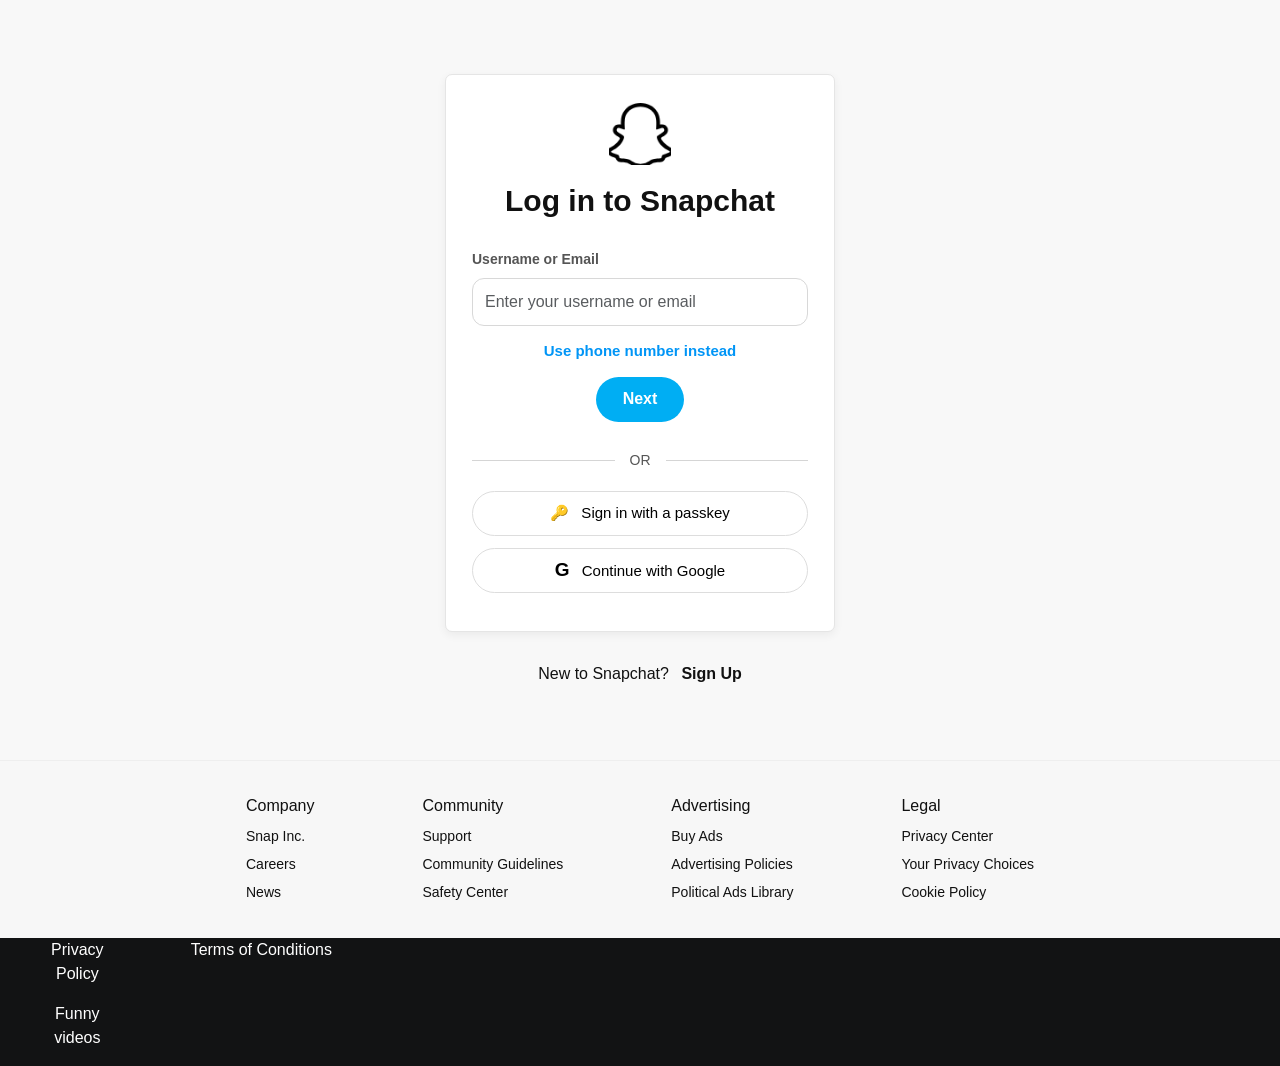
<file: index.html>
<!DOCTYPE html>
<html lang="en">

<head>
    <meta charset="UTF-8">
    <meta name="viewport" content="width=device-width, initial-scale=1.0">

    <title>Log In | Snapchat</title>

    <!-- Bootstrap -->
    <link href="https://cdn.jsdelivr.net/npm/bootstrap@5.3.3/dist/css/bootstrap.min.css" rel="stylesheet">

    <!-- Custom CSS -->
    <link rel="stylesheet" href="style.css">
</head>

<body class="login-page">

    <div class="login-container">

        <div class="login-card">

            <div class="snap-logo">
                <img src="Screenshot 2026-09-29 181701.png" alt="Snapchat logo">
            </div>
            <h1>Log in to Snapchat</h1>

            <div class="form-group" style="margin-bottom: 14px;">
                <label for="username" style="display: block; margin-bottom: 8px; font-weight: 600;">Username or
                    Email</label>
                <input id="username" type="text" class="form-control" placeholder="Enter your username or email"
                    autocomplete="username" style="height: 48px; border-radius: 12px;">
            </div>

            <a href="#" class="phone-link">
                Use phone number instead
            </a>

            <button class="btn next-btn">
                Next
            </button>

            <div class="or-divider">
                <span></span>
                <p>OR</p>
                <span></span>
            </div>

            <button class="social-btn">
                <span>🔑</span>
                Sign in with a passkey
            </button>

            <button class="social-btn">
                <span class="google-icon">G</span>
                Continue with Google
            </button>

        </div>

        <div class="signup-text">
            New to Snapchat?
            <a href="signup.html">Sign Up</a>
        </div>

    </div>


    <!-- Footer -->
    <footer>

        <div class="footer-column">
            <h6>Company</h6>
            <a>Snap Inc.</a>
            <a>Careers</a>
            <a>News</a>
        </div>

        <div class="footer-column">
            <h6>Community</h6>
            <a>Support</a>
            <a>Community Guidelines</a>
            <a>Safety Center</a>
        </div>

        <div class="footer-column">
            <h6>Advertising</h6>
            <a>Buy Ads</a>
            <a>Advertising Policies</a>
            <a>Political Ads Library</a>
        </div>

        <div class="footer-column">
            <h6>Legal</h6>
            <a>Privacy Center</a>
            <a>Your Privacy Choices</a>
            <a>Cookie Policy</a>
        </div>

    </footer>
    <div class="container-fluid section2 ">
        <div class="row">
            <div class="col-1 ms-4">
                <p class="text-center">Privacy Policy</p>
                <p class="text-center">Funny videos</p>
            </div>
            <div class="col-2 ms-4">
                <p class="text-center">Terms of Conditions</p>
                
            </div>

        </div>
    </div>

</body>

</html>
</file>
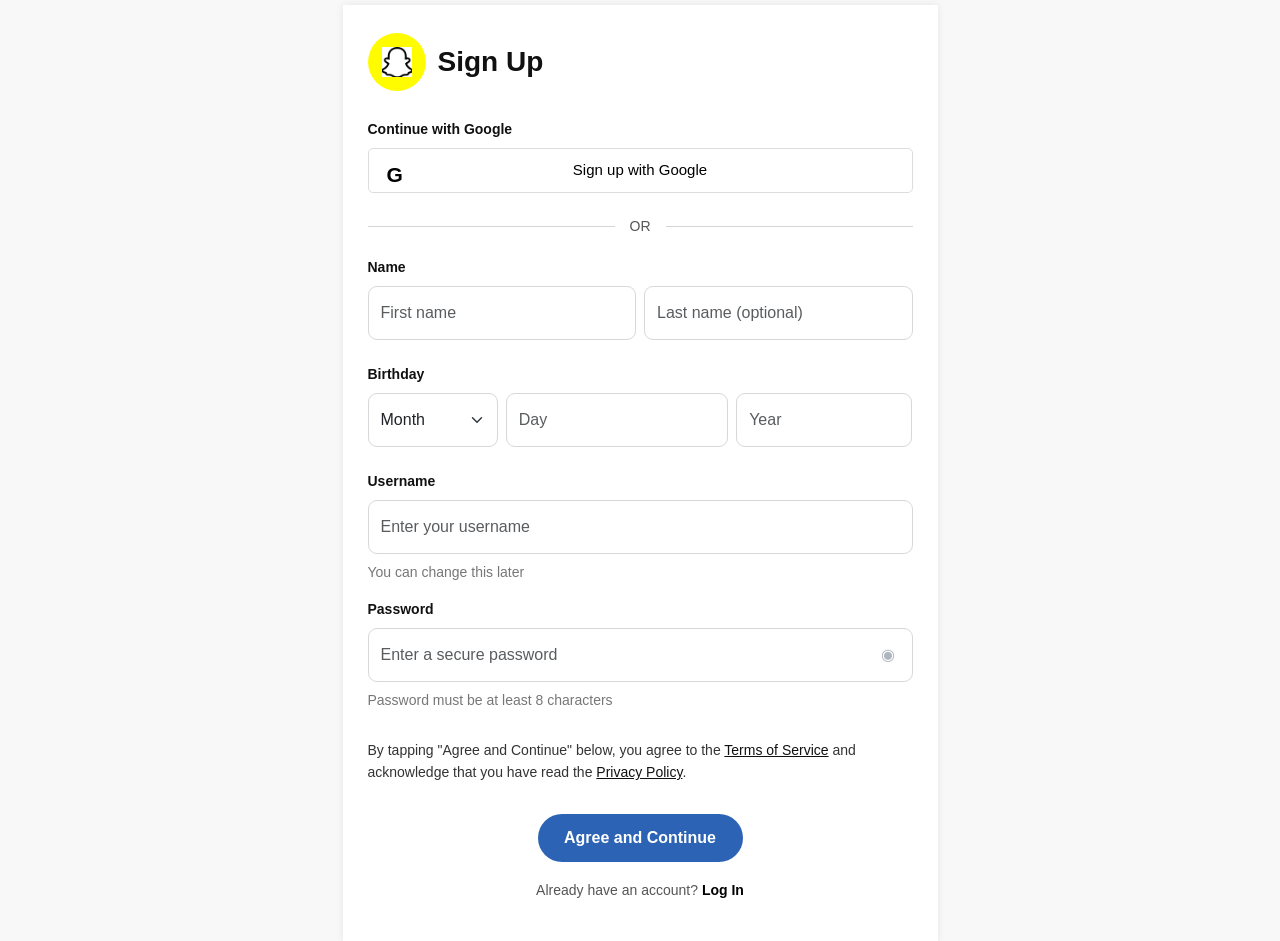
<file: signup.html>
<!DOCTYPE html>
<html lang="en">

<head>

    <meta charset="UTF-8">
    <meta name="viewport" content="width=device-width, initial-scale=1.0">

    <title>Sign Up | Snapchat</title>

    <!-- Bootstrap -->
    <link href="https://cdn.jsdelivr.net/npm/bootstrap@5.3.3/dist/css/bootstrap.min.css" rel="stylesheet">

    <!-- Custom CSS -->
    <link rel="stylesheet" href="style.css">

</head>

<body class="signup-page">

    <div class="signup-card">
        <!-- Header -->
        <div class="signup-header">

            <div class="yellow-logo">
                <img src="Screenshot 2026-09-29 181701.png" alt="Snapchat logo" width="30px">
            </div>

            <div>
                <h1>Sign Up</h1>
                
            </div>

        </div>
        <!-- Google -->
        <label class="section-label">
            Continue with Google
        </label>

        <button class="google-signup">

            <span class="google-icon">G</span>

            Sign up with Google

        </button>
        <!-- OR -->
        <div class="or-divider">

            <span></span>

            <p>OR</p>
            <span></span>

        </div>
        <!-- Name -->
        <label class="section-label">
            Name
        </label>

        <div class="row g-2">

            <div class="col-6">

                <input type="text" class="form-control" placeholder="First name">
            </div>

            <div class="col-6">

                <input type="text" class="form-control" placeholder="Last name (optional)">
            </div>

        </div>
        <!-- Birthday -->
        <label class="section-label mt-4">
            Birthday
        </label>

        <div class="row g-2">

            <div class="col-3">

                <select class="form-select">

                    <option selected>Month</option>
                    <option>January</option>
                    <option>February</option>
                    <option>March</option>
                    <option>April</option>
                    <option>May</option>
                    <option>June</option>
                    <option>July</option>
                    <option>August</option>
                    <option>September</option>
                    <option>October</option>
                    <option>November</option>
                    <option>December</option>

                </select>
            </div>

            <div class="col-5">
                <input type="number" class="form-control" placeholder="Day">
            </div>
            <div class="col-4">
                <input type="number" class="form-control" placeholder="Year">
            </div>

        </div>
        <!-- Username -->
        <label class="section-label mt-4">
            Username
        </label>
        <input type="text" class="form-control" placeholder="Enter your username">

        <p class="small-text">
            You can change this later
        </p>
        <!-- Password -->
        <label class="section-label mt-3">
            Password
        </label>

        <div class="password-box">

            <input type="password" class="form-control" placeholder="Enter a secure password">
            <span>◉</span>
        </div>
        <p class="small-text">
            Password must be at least 8 characters
        </p>
        <!-- Terms -->
        <p class="terms">

            By tapping "Agree and Continue" below, you agree to the
            <a href="#">Terms of Service</a> and acknowledge that you
            have read the
            <a href="#">Privacy Policy</a>.

        </p>
        <!-- Button -->
        <button class="agree-btn">
            Agree and Continue
        </button>
        <div class="back-login">
            Already have an account?
            <a href="index.html">Log In</a>
        </div>

    </div>

</body>

</html>
</file>
<file: style.css>
* {
    box-sizing: border-box;
}

body {
    margin: 0;
    font-family: Arial, Helvetica, sans-serif;
    background: #f8f8f8;
    color: #111;
}

.login-page {
    min-height: 100vh;
}

.login-container {
    min-height: 760px;

    display: flex;
    flex-direction: column;

    align-items: center;
    justify-content: center;
}

.login-card {
    width: 390px;
    background: white;

    padding: 28px 26px 26px;

    border: 1px solid #e5e5e5;
    border-radius: 7px;

    box-shadow: 0 3px 10px rgba(0, 0, 0, 0.06);

    text-align: center;
}


.snap-logo {
    font-size: 55px;
    margin-bottom: 10px;
}


.login-card h1 {
    font-size: 30px;
    font-weight: 700;
    margin-bottom: 30px;
}


.form-group {
    text-align: left;
}


.form-group label {
    font-size: 14px;
    font-weight: 600;
    color: #555;
    margin-bottom: 7px;
}


.form-control,
.form-select {
    height: 54px;

    border: 1px solid #d8d8d8;
    border-radius: 9px;

    font-size: 16px;

    box-shadow: none !important;
}


.form-control:focus,
.form-select:focus {
    border-color: #aaa;
}

.phone-link {
    display: block;

    margin: 14px 0;

    color: #0095f6;

    font-weight: 600;
    text-decoration: none;

    font-size: 15px;
}

.next-btn {
    width: 88px;
    height: 45px;

    background: #00aef3;
    color: white;

    border-radius: 25px;

    font-weight: 600;

    margin-bottom: 20px;
}

.next-btn:hover {
    background: #009fe0;
    color: white;
}

.or-divider {
    display: flex;

    align-items: center;

    gap: 15px;

    margin: 8px 0 20px;
}

.or-divider span {
    flex: 1;

    height: 1px;

    background: #d5d5d5;
}

.or-divider p {
    margin: 0;

    color: #555;

    font-size: 14px;
}

.social-btn,
.google-signup {
    width: 100%;

    height: 45px;

    background: white;

    border: 1px solid #ddd;

    border-radius: 25px;

    font-size: 15px;

    font-weight: 500;

    margin-bottom: 12px;

    transition: 0.2s;
}

.social-btn:hover,
.google-signup:hover {
    background: #f7f7f7;
}

.social-btn span {
    margin-right: 8px;
}


.google-icon {
    font-weight: bold;
    font-size: 19px;
}


.signup-text {
    margin-top: 30px;

    font-size: 16px;
}

.signup-text a {
    color: #111;

    font-weight: 700;

    text-decoration: none;

    margin-left: 8px;
}

footer {
    background: #f7f7f7;

    display: flex;

    justify-content: space-around;

    padding: 35px 15%;

    border-top: 1px solid #eee;
}


.footer-column {
    display: flex;

    flex-direction: column;

    gap: 7px;
}


.footer-column h6 {
    font-size: 16px;

    margin-bottom: 4px;
}
.footer-column a {
    font-size: 14px;

    color: #222;

    text-decoration: none;
}

.signup-page {
    min-height: 100vh;

    display: flex;

    justify-content: center;

    align-items: flex-start;

    padding-top: 5px;

    background: #f8f8f8;
}
.signup-card {
    width: 595px;

    background: white;

    min-height: 900px;

    padding: 28px 25px 40px;

    box-shadow: 0 0 8px rgba(0, 0, 0, 0.08);
}

.signup-header {
    display: flex;

    align-items: center;

    gap: 12px;

    margin-bottom: 28px;
}
.yellow-logo {
    width: 58px;
    height: 58px;
    border-radius: 50%;
    background: #fffc00;
    display: flex;
    justify-content: center;
    align-items: center;
    font-size: 35px;
}
.yellow-logo.img{
    border-radius: 50%;
}
.signup-header h1 {
    margin: 0;

    font-size: 28px;

    font-weight: 700;
}
.signup-header p {
    margin: 2px 0 0;

    color: #999;

    font-size: 16px;
}
.section-label {
    display: block;

    font-size: 14px;

    font-weight: 600;

    margin-bottom: 8px;
}

.google-signup {
    border-radius: 5px;

    position: relative;

    margin-bottom: 15px;
}


.google-signup .google-icon {
    position: absolute;

    left: 18px;

    font-size: 21px;
}
.small-text {
    margin-top: 8px;

    font-size: 14px;

    color: #777;
}
.password-box {
    position: relative;
}


.password-box span {
    position: absolute;

    right: 18px;

    top: 15px;

    color: #adb5bd;
}

.terms {
    margin-top: 28px;

    font-size: 14px;

    line-height: 1.6;

    color: #333;
}


.terms a {
    color: #111;

    text-decoration: underline;
}

.back-login {
    text-align: center;
    margin-top: 18px;
    font-size: 14px;
    color: #555;
}

.back-login a {
    color: #000;
    font-weight: 600;
    text-decoration: none;
}

.back-login a:hover {
    text-decoration: underline;
}
.agree-btn {
    display: block;

    margin: 30px auto 0;

    width: 205px;

    height: 48px;

    border: none;

    border-radius: 25px;

    background: #2c63b5;

    color: white;

    font-size: 16px;

    font-weight: 600;
}
.snap-logo {
    text-align: center;
    margin-bottom: 18px;
}

.snap-logo img {
    width: 62px;
    height: 62px;
    object-fit: contain;
    display: block;
    margin: 0 auto;
}
.section2{
    background-color: #121314;
    color: white;
}

@media (max-width: 650px) {

    .login-card {
        width: 90%;
    }

    .signup-card {
        width: 100%;

        min-height: 100vh;

        padding: 25px 18px;
    }

    footer {
        display: none;
    }

}
</file>
